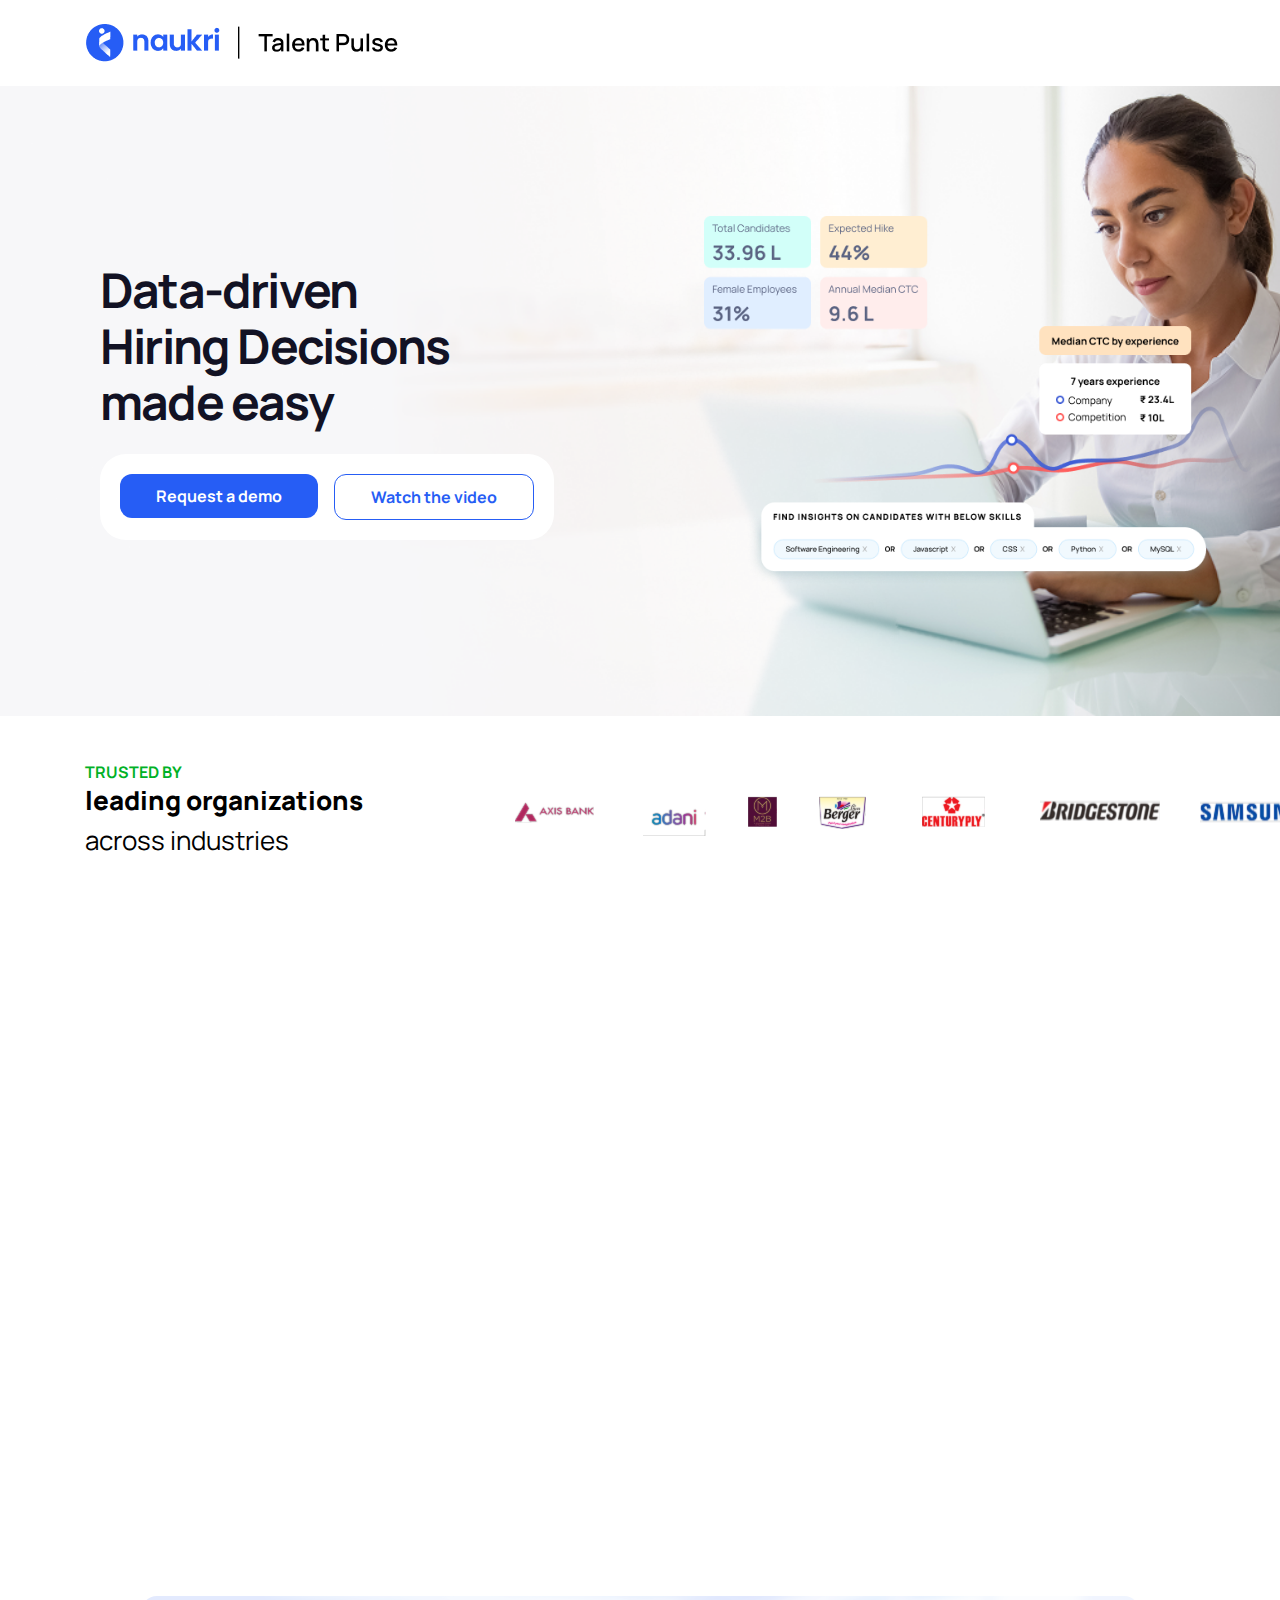
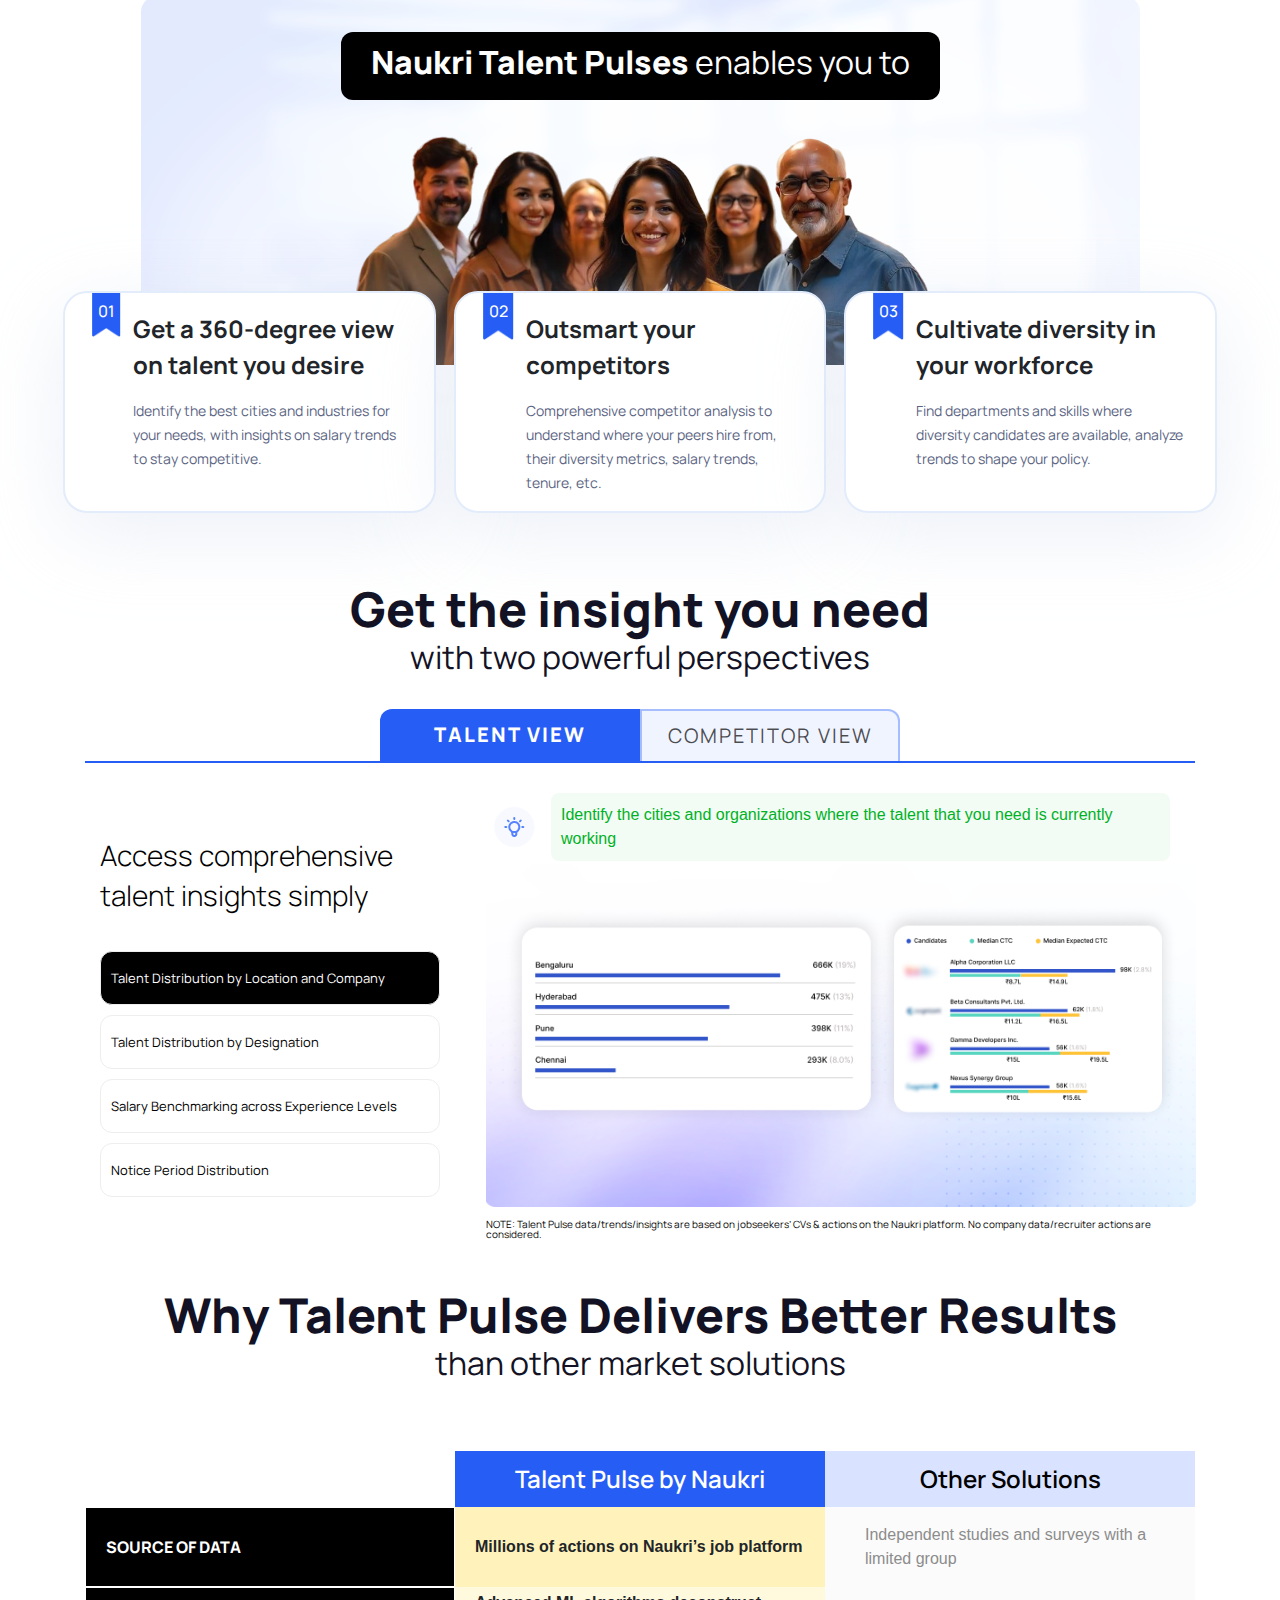
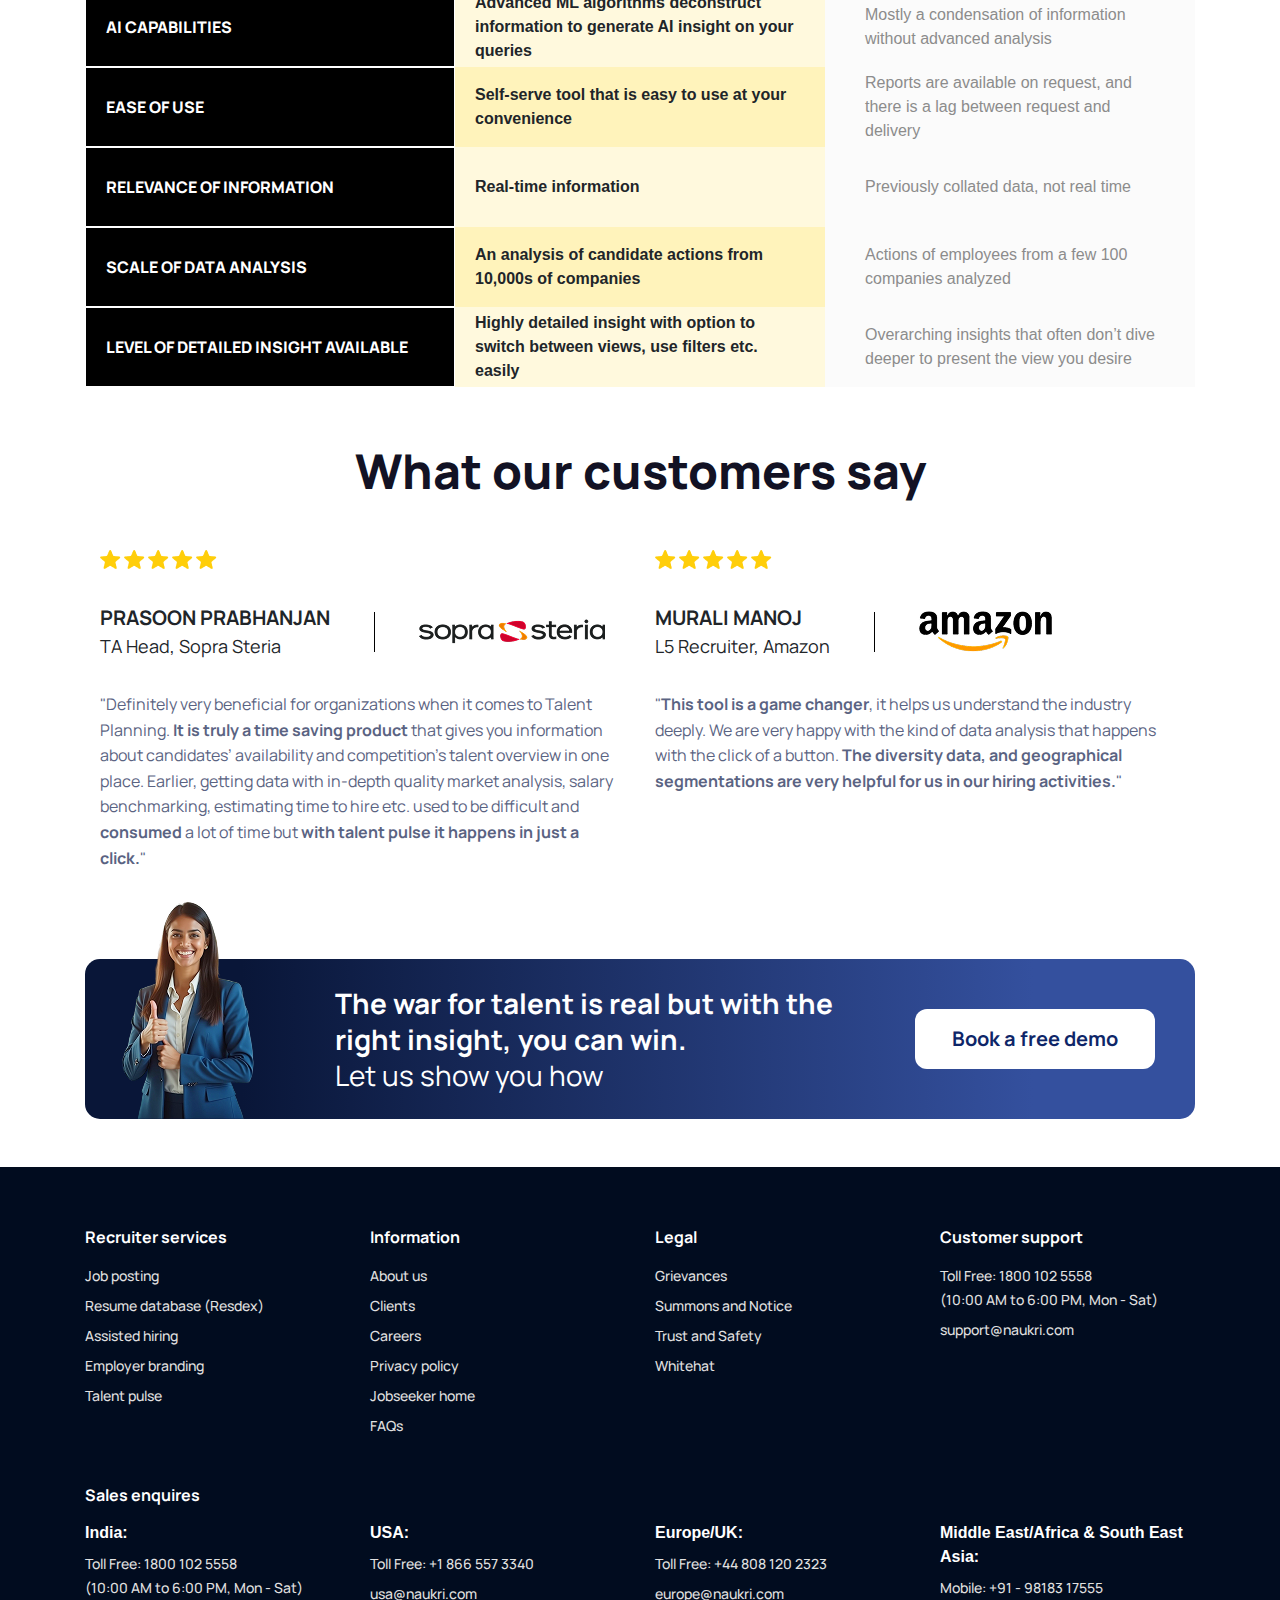
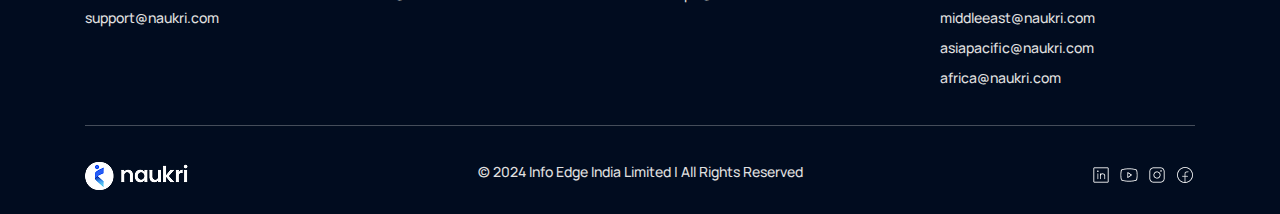
<file: index.html>
<!DOCTYPE html>
<html lang="en">

<head>
    <meta charset="UTF-8">
    <meta name="viewport" content="width=device-width, initial-scale=1.0">
    <title>Talent Plus: Recruiter Landing Page</title>
    <link rel="stylesheet" href="assets/style.css">

    <link rel="stylesheet" href="https://cdn.jsdelivr.net/npm/bootstrap@4.3.1/dist/css/bootstrap.min.css"
        integrity="sha384-ggOyR0iXCbMQv3Xipma34MD+dH/1fQ784/j6cY/iJTQUOhcWr7x9JvoRxT2MZw1T" crossorigin="anonymous">
</head>

<body>
    <nav class="navbar-native">
        <div class="container">
            <div class="site-logo"><img src="assets/images/naukri-talent-plus-logo.png"
                    alt="naukri-talent-plus-logo.png" /></div>
        </div>
    </nav>

    <header class="main-header">
        <div class="container">
            <div class="native-row">
                <div class="col-md-6 col-xs-12">
                    <div class="text-content">
                        <h2>Data-driven<br>
                            Hiring Decisions<br>
                            made easy
                        </h2>
                        <div class="button-row">
                            <a href="#"><button class="request-demo">Request a demo</button></a>
                            <a href="#"><button class="watch-video">Watch the video</button></a>
                        </div>
                    </div>
                </div>
                <div class="header-image">
                    <img src="assets/images/header-image-stats.png" alt="header-image-stats.png">
                </div>
            </div>
        </div>
    </header>

    <div class="clients-carousel">
        <div class="container">
                <div class="carousel-title desktop">
                    <p>TRUSTED BY</p>
                    <h3>leading organizations<br>
                    <span>across industries</span></h3>
                </div>
                <div class="carousel-title mobile">
                    <p>TRUSTED BY</p>
                    <h3>leading organizations
                    <span>across industries</span></h3>
                </div>
                <div class="logo-carousel">
                    <div class="carousel-track">
                        <img src="assets/images/client-logos/Frame 1618872328.png" alt="">
                        <img src="assets/images/client-logos/Frame 1618872327.png" alt="">
                        <img src="assets/images/client-logos/Frame 1618872326.png" alt="">
                        <img src="assets/images/client-logos/Frame 1618872325.png" alt="">
                        <img src="assets/images/client-logos/Frame 1618872208.png" alt="">
                        <img src="assets/images/client-logos/Frame 1618872207.png" alt="">
                        <img src="assets/images/client-logos/Frame 1618872206.png" alt="">
                        <img src="assets/images/client-logos/Frame 1618872205.png" alt="">
                        <img src="assets/images/client-logos/Frame 1618872204.png" alt="">
                        <img src="assets/images/client-logos/Frame 1618872203.png" alt="">
                        <img src="assets/images/client-logos/Frame 1618872202.png" alt="">
                        <img src="assets/images/client-logos/Frame 1618872201.png" alt="">
                        <img src="assets/images/client-logos/Frame 1618872200.png" alt="">
                        <img src="assets/images/client-logos/Frame 1618872199.png" alt="">
                        <img src="assets/images/client-logos/Frame 1618872198.png" alt="">
                        <!-- duplicating for smooth flow -->
                        <img src="assets/images/client-logos/Frame 1618872328.png" alt="">
                        <img src="assets/images/client-logos/Frame 1618872327.png" alt="">
                        <img src="assets/images/client-logos/Frame 1618872326.png" alt="">
                        <img src="assets/images/client-logos/Frame 1618872325.png" alt="">
                        <img src="assets/images/client-logos/Frame 1618872208.png" alt="">
                        <img src="assets/images/client-logos/Frame 1618872207.png" alt="">
                        <img src="assets/images/client-logos/Frame 1618872206.png" alt="">
                        <img src="assets/images/client-logos/Frame 1618872205.png" alt="">
                        <img src="assets/images/client-logos/Frame 1618872204.png" alt="">
                        <img src="assets/images/client-logos/Frame 1618872203.png" alt="">
                        <img src="assets/images/client-logos/Frame 1618872202.png" alt="">
                        <img src="assets/images/client-logos/Frame 1618872201.png" alt="">
                        <img src="assets/images/client-logos/Frame 1618872200.png" alt="">
                        <img src="assets/images/client-logos/Frame 1618872199.png" alt="">
                        <img src="assets/images/client-logos/Frame 1618872198.png" alt="">
                    </div>
                </div>
        </div>
        <!-- <div class="carousel-slider desktop">
            <img src="assets/images/carousel-slide.png" alt="carousel-slide.png">
        </div> -->
    </div>

    <div class="product-video">
        <div class="container">
            <iframe id="youtubeVideoFrame" width="100%" height="625px" src="https://www.youtube.com/embed/JbVbzPB6-rw?si=tS0EfzNL7usUaJMw?autoplay=1" title="Naukri Talent Pulse" frameborder="0" allow="accelerometer; autoplay; encrypted-media; gyroscope; picture-in-picture" allowfullscreen></iframe>
        </div>
    </div>

    <div class="product-features">
        <div class="container">
            <div class="mobile section-title">
                <h3>Naukri Talent Pulses <span> enables you to</span></h3>
            </div>
            <div class="wrapper">
                <div class="desktop section-title">
                    <h3>Naukri Talent Pulses <span> enables you to</span></h3>
                </div>
                <div class="feature-row">
                    <div class="col-xs-12 mobile feature-banner-image">
                        <img src="assets/images/feature-banner-image.png" alt="feature-banner-image.png">
                    </div>
                    <div class="col-md-4 col-xs-12 feature-card">
                        <div class="feature-tag">01</div>
                        <div class="feature-content">
                            <h4>Get a 360-degree view on talent you desire</h4>
                            <p>Identify the best cities and industries for your needs, with insights on salary trends to stay competitive.</p>
                        </div>
                    </div>
                    <div class="col-md-4 col-xs-12 feature-card">
                        <div class="feature-tag">02</div>
                        <div class="feature-content">
                            <h4>Outsmart your competitors</h4>
                            <p>Comprehensive competitor analysis to understand where your peers hire from, their diversity metrics, salary trends, tenure, etc.</p>
                        </div>
                    </div>
                    <div class="col-md-4 col-xs-12 feature-card">
                        <div class="feature-tag">03</div>
                        <div class="feature-content">
                            <h4>Cultivate diversity in your workforce</h4>
                            <p>Find departments and skills where diversity candidates are available, analyze trends to shape your policy.</p>
                        </div>
                    </div>
                </div>
            </div>
        </div>
    </div>

    <div class="product-insights">
        <div class="container">
            <div class="section-title">
                <h3>Get the insight you need</h3>
                <h5>with two powerful perspectives</h5>
            </div>
            <div class="tab-switch">
                <div class="toggle-container">
                    <button id="talentView" class="toggle-btn tv-btn active">TALENT VIEW</button>
                    <button id="competitorView" class="toggle-btn cv-btn">COMPETITOR VIEW</button>
                </div>
            </div>
            <div class="tab-content">
                <div class="col-md-4">
                    <div class="left-panel">
                        <h4 class="desktop" id="leftPanelHeading">Access comprehensive<br>
                            talent insights simply
                        </h4>
                        <h4 class="mobile">Access comprehensive
                            talent insights simply
                        </h4>
                        <ul id="leftPanelUL">
                            <li class="list-options active" data-key="0">Talent Distribution by Location and Company</li>
                            <li class="list-options" data-key="1">Talent Distribution by Designation</li>
                            <li class="list-options" data-key="2">Salary Benchmarking across Experience Levels</li>
                            <li class="list-options" data-key="3">Notice Period Distribution</li>
                        </ul>
                        
                        <!-- <select class="mobile" name="list-options-dd">
                            <option value="location">Talent Distribution by Location and Company</option>
                            <option value="Designation">Talent Distribution by Designation</option>
                            <option value="Salary">Salary Benchmarking across Experience Levels</option>
                            <option value="Notice">Notice Period Distribution</option>
                        </select> -->

                    </div>
                </div>
                <div class="col-md-8">
                    <div class="right-panel">
                        <div class="tip">
                            <img class="desktop" src="assets/images/idea-icon.png" alt="idea-icon.png">
                            <div class="tip-content">
                                <p id="descriptionText">Identify the cities and organizations where the talent that you need is currently working</p>
                            </div>
                        </div>
                        <div class="panel-img">
                            <img id="imageContainer" src="assets/images/talent-distribution-location.png" alt="talent-distribution-location.png">
                        </div>
                    </div>
                    <p class="caption">NOTE: Talent Pulse data/trends/insights are based on jobseekers’ CVs & actions on the Naukri platform. No company data/recruiter actions are considered.  </p>
                </div>
            </div>
        </div>
    </div>

    <div class="product-benefits desktop">
        <div class="container">
            <div class="section-title">
                <h3>Why Talent Pulse Delivers Better Results</h3>
                <h5>than other market solutions</h5>
            </div>
            <div class="benefits-content">
                <div class="col-md-4 headings">
                    <div class="table-title">
                        <h5>Talent Pulse by Naukri</h5>
                    </div>
                    <div class="table-content">
                        <p>SOURCE OF DATA</p>
                    </div>
                    <div class="table-content">
                        <p>AI CAPABILITIES</p>
                    </div>
                    <div class="table-content">
                        <p>EASE OF USE</p>
                    </div>
                    <div class="table-content">
                        <p>RELEVANCE OF INFORMATION</p>
                    </div>
                    <div class="table-content">
                        <p>SCALE OF DATA ANALYSIS</p>
                    </div>
                    <div class="table-content">
                        <p>LEVEL OF DETAILED INSIGHT AVAILABLE</p>
                    </div>
                </div>

                <div class="col-md-4 talent-plus">
                    <div class="table-title">
                        <h5>Talent Pulse by Naukri</h5>
                    </div>
                    <div class="table-content" style="background: #FFE05666;">
                        <p>Millions of actions on Naukri’s job platform</p>
                    </div>
                    <div class="table-content" style="background: #FFE05633;">
                        <p>Advanced ML algorithms deconstruct information
                            to generate AI insight on your queries</p>
                    </div>
                    <div class="table-content" style="background: #FFE05666;">
                        <p>Self-serve tool that is easy to use
                            at your convenience</p>
                    </div>
                    <div class="table-content" style="background: #FFE05633;">
                        <p>Real-time information</p>
                    </div>
                    <div class="table-content" style="background: #FFE05666;">
                        <p>An analysis of candidate actions from
                            10,000s of companies</p>
                    </div>
                    <div class="table-content" style="background: #FFE05633;">
                        <p>Highly detailed insight with option to switch
                            between views, use filters etc. easily</p>
                    </div>
                </div>

                <div class="col-md-4 other-solution">
                    <div class="table-title">
                        <h5>Other Solutions</h5>
                    </div>
                    <div class="table-content">
                        <p>Independent studies and surveys
                            with a limited group</p>
                    </div>
                    <div class="table-content">
                        <p>Mostly a condensation of information
                            without advanced analysis</p>
                    </div>
                    <div class="table-content">
                        <p>Reports are available on request, and
                            there is a lag between request and delivery</p>
                    </div>
                    <div class="table-content">
                        <p>Previously collated data, not real time</p>
                    </div>
                    <div class="table-content">
                        <p>Actions of employees from a few
                            100 companies analyzed</p>
                    </div>
                    <div class="table-content">
                        <p>Overarching insights that often don’t
                            dive deeper to present the view you desire</p>
                    </div>
                </div>

            </div>
        </div>
    </div>

    <div class="product-benefits mobile">
        <div class="container">
            <div class="wrapper">
                <div class="section-title">
                    <h3>Why Talent Pulse Delivers Better Results</h3>
                    <h5>than other market solutions</h5>
                </div>
                <div class="toggle-wrapper">
                    <button class="toggle-btn tv-benefits active">Talent Pulse</button>
                    <button class="toggle-btn other-benefits">Other Solutions</button>
                </div>
                <div class="benefits-content">
                    <div class="comparison-table">
                        <div class="table-row">
                            <p class="benefits-head">SOURCE OF DATA</p>
                            <div class="comparison-cell talent">
                                <img src="assets/images/green-check.png" alt="green-check">
                                <p>Millions of actions on Naukri’s job platform</p>
                            </div>
                            <div class="comparison-cell other">
                                <p>Independent studies and surveys with a limited group</p>
                            </div>
                        </div>
                        <div class="table-row">
                            <p class="benefits-head">AI CAPABILITIES</p>
                            <div class="comparison-cell talent">
                                <img src="assets/images/green-check.png" alt="green-check">
                                <p>Advanced ML algorithms deconstruct information to generate AI insight on your queries</p>
                            </div>
                            <div class="comparison-cell other">
                                <p>Mostly a condensation of information without advanced analysis</p>
                            </div>
                        </div>
                        <div class="table-row">
                            <p class="benefits-head">EASE OF USE</p>
                            <div class="comparison-cell talent">
                                <img src="assets/images/green-check.png" alt="green-check">
                                <p>Self-serve tool that is easy to use at your convenience</p>
                            </div>
                            <div class="comparison-cell other">
                                <p>Reports are available on request, and there is a lag between request and delivery</p>
                            </div>
                        </div>
                        <div class="table-row">
                            <p class="benefits-head">RELEVANCE OF INFORMATION</p>
                            <div class="comparison-cell talent">
                                <img src="assets/images/green-check.png" alt="green-check">
                                <p>Real-time information</p>
                            </div>
                            <div class="comparison-cell other">
                                <p>Previously collated data, not real-time</p>
                            </div>
                        </div>
                        <div class="table-row">
                            <p class="benefits-head">SCALE OF DATA ANALYSIS</p>
                            <div class="comparison-cell talent">
                                <img src="assets/images/green-check.png" alt="green-check">
                                <p>An analysis of candidate actions from 10,000s of companies</p>
                            </div>
                            <div class="comparison-cell other">
                                <p>Actions of employees from a few 100 companies analyzed</p>
                            </div>
                        </div>
                        <div class="table-row">
                            <p class="benefits-head">LEVEL OF DETAILED INSIGHT AVAILABLE</p>
                            <div class="comparison-cell talent">
                                <img src="assets/images/green-check.png" alt="green-check">
                                <p>Highly detailed insight with option to switch between views, use filters etc. easily</p>
                            </div>
                            <div class="comparison-cell other">
                                <p>Overarching insights that often don’t dive deeper to present the view you desire</p>
                            </div>
                        </div>
                    </div>
                </div>
            </div>
        </div>
    </div>

    <div class="product-testimonials">
        <div class="container">
            <div class="section-title">
                <h3>What our customers say</h3>
            </div>
            <div class="testimonials-content">
                <div class="carousel-native">
                    <div class="testimonial col-md-6 col-xs-12">
                        <div class="left">
                            <div class="rating">
                                <img src="assets/images/stars.png" alt="stars.png">
                            </div>
                            <div class="client-details">
                                <div class="client-name">
                                    <h5>PRASOON PRABHANJAN</h5>
                                    <h6>TA Head, Sopra Steria</h6>
                                </div>
                                <span class="divider"></span>
                                <div class="client-logo"><img src="./assets/images/sopra-steria-logo.png" alt="sopra-steria-logo.png"></div>
                            </div>    
                            <div class="testimonials-body">
                                <p>"Definitely very beneficial for organizations when it comes to Talent Planning.<span> It is truly a time saving product </span>that gives you information about candidates’ availability and competition’s talent overview in one place. Earlier, getting data with in-depth quality market analysis, salary benchmarking, estimating time to hire etc. used to be difficult and <span>consumed</span> a lot of time but <span>with talent pulse it happens in just a click.</span>"</p>
                            </div>                    
                        </div>
                    </div>
    
                    <div class="testimonial col-md-6 col-xs-12">
                        <div class="right">
                            <div class="rating">
                                <img src="assets/images/stars.png" alt="stars.png">
                            </div>
                            <div class="client-details">
                                <div class="client-name">
                                    <h5>MURALI MANOJ</h5>
                                    <h6>L5 Recruiter, Amazon</h6>
                                </div>
                                <span class="divider"></span>
                                <div class="client-logo"><img src="./assets/images/amazon-logo.png" alt="amazon-logo.png"></div>
                            </div>    
                            <div class="testimonials-body">
                                <p>"<span>This tool is a game changer</span>, it helps us understand the industry deeply. We are very happy with the kind of data analysis that happens with the click of a button. <span>The diversity data, and geographical segmentations are very helpful for us in our hiring activities.</span>"</p>
                            </div>                    
                        </div>
                    </div>
    
                </div>
            </div>
        </div>
    </div>

    <div class="call-to-action-banner">
        <div class="container">
            <div class="banner-bg">
                <div class="banner-girl">
                    <img src="assets/images/banner-girl.png" alt="banner-girl.png">
                    <img style="display: none;" src="assets/images/background-blue-blur.png" alt="background-blue-blur.png">
                </div>
                <div class="banner-wrapper">
                    <div class="banner-head">
                        <h5>The war for talent is real but with
                            the right insight, you can win.<br>
                            <span>Let us show you how</span></h5>
                    </div>
                    <div class="banner-btn">
                        <a href="#">
                            <button>Book a free demo</button>
                        </a>
                    </div>
                </div>
            </div>
        </div>
    </div>

    <footer class="footer">
        <div class="container">
            <div class="row desktop">
                <div class="col-md-3">
                    <h6>Recruiter services</h6>
                    <ul>
                        <li><a href="#">Job posting</a></li>
                        <li><a href="#">Resume database (Resdex)</a></li>
                        <li><a href="#">Assisted hiring</a></li>
                        <li><a href="#">Employer branding</a></li>
                        <li><a href="#">Talent pulse</a></li>
                    </ul>
                </div>
                <div class="col-md-3">
                    <h6>Information</h6>
                    <ul>
                        <li><a href="#">About us</a></li>
                        <li><a href="#">Clients</a></li>
                        <li><a href="#">Careers</a></li>
                        <li><a href="#">Privacy policy</a></li>
                        <li><a href="#">Jobseeker home</a></li>
                        <li><a href="#">FAQs</a></li>
                    </ul>
                </div>
                <div class="col-md-3">
                    <h6>Legal</h6>
                    <ul>
                        <li><a href="#">Grievances</a></li>
                        <li><a href="#">Summons and Notice</a></li>
                        <li><a href="#">Trust and Safety</a></li>
                        <li><a href="#">Whitehat</a></li>
                    </ul>
                </div>
                <div class="col-md-3">
                    <h6>Customer support</h6>
                    <ul>
                        <li><a href="tel:18001025558">Toll Free: 1800 102 5558 <br>(10:00 AM to 6:00 PM, Mon - Sat)</a></li>
                        <li><a href="mailto:support@naukri.com">support@naukri.com</a></li>
                    </ul>
                </div>
            </div>
            <div class="row">
                <div class="col-md-12"><h6 class="sales-enquires-header">Sales enquires</h6></div>
            </div>
            <div class="row add-gap">
                <div class="col-md-3">
                    <ul>
                        <li class="li-head">India:</li>
                        <li><a href="tel:18001025558">Toll Free: 1800 102 5558 <br>(10:00 AM to 6:00 PM, Mon - Sat)</a></li>
                        <li><a href="mailto:support@naukri.com">support@naukri.com</a></li>
                    </ul>
                </div>
                <div class="col-md-3">
                    <ul>
                        <li class="li-head">USA:</li>
                        <li><a href="tel:+18665573340">Toll Free: +1 866 557 3340</a></li>
                        <li><a href="mailto:usa@naukri.com">usa@naukri.com</a></li>
                    </ul>
                </div>
                <div class="col-md-3">
                    <ul>
                        <li class="li-head">Europe/UK:</li>
                        <li><a href="tel:+448081202323">Toll Free: +44 808 120 2323</a></li>
                        <li><a href="mailto:europe@naukri.com">europe@naukri.com</a></li>
                    </ul>
                </div>
                <div class="col-md-3">
                    <ul>
                        <li class="li-head">Middle East/Africa & South East Asia:</li>
                        <li><a href="tel:+919818317555">Mobile: +91 - 98183 17555</a></li>
                        <li><a href="mailto:middleeast@naukri.com">middleeast@naukri.com</a></li>
                        <li><a href="mailto:asiapacific@naukri.com">asiapacific@naukri.com</a></li>
                        <li><a href="mailto:africa@naukri.com">africa@naukri.com</a></li>
                    </ul>
                </div>
                <div class="container mobile">
                    <a class="footer-anchor" href="#">
                        <button class="footer-btn">Contact Us</button>
                    </a>
                </div>
            </div>
            <hr>
            <div class="row">
                <div class="col-md-2 desktop">
                    <img src="assets/images/footer-site-logo.png" alt="footer-site-logo.png">
                </div>
                <div class="col-md-8">
                    <p class="copyright">© 2024 Info Edge India Limited | All Rights Reserved</p>
                </div>
                <div class="col-md-2 social-links-div desktop">
                    <div class="social-links">
                        <a href="#"><img src="assets/images/footer-linkedin.png" alt="footer-linkedin.png"></a>
                        <a href="#"><img src="assets/images/footer-youtube.png" alt="footer-youtube.png"></a>
                        <a href="#"><img src="assets/images/footer-instagram.png" alt="footer-instagram.png"></a>
                        <a href="#"><img src="assets/images/footer-facebook.png" alt="footer-facebook.png"></a>
                    </div>
                </div>
            </div>
        </div>
    </footer>

    <!-- scripts -->
    <script>
        if (/Android|webOS|iPhone|iPad|iPod|BlackBerry/i.test(navigator.userAgent)) {
                let isMobile = true
                document.getElementById('youtubeVideoFrame').setAttribute('height', '240px')
            }
    </script>
    <script src="https://code.jquery.com/jquery-3.3.1.slim.min.js"
        integrity="sha384-q8i/X+965DzO0rT7abK41JStQIAqVgRVzpbzo5smXKp4YfRvH+8abtTE1Pi6jizo"
        crossorigin="anonymous"></script>
    <script src="https://cdn.jsdelivr.net/npm/popper.js@1.14.7/dist/umd/popper.min.js"
        integrity="sha384-UO2eT0CpHqdSJQ6hJty5KVphtPhzWj9WO1clHTMGa3JDZwrnQq4sF86dIHNDz0W1"
        crossorigin="anonymous"></script>
    <script src="https://cdn.jsdelivr.net/npm/bootstrap@4.3.1/dist/js/bootstrap.min.js"
        integrity="sha384-JjSmVgyd0p3pXB1rRibZUAYoIIy6OrQ6VrjIEaFf/nJGzIxFDsf4x0xIM+B07jRM"
        crossorigin="anonymous"></script>
    <script src="assets/script.js"></script>
    <script src="assets/testimonial-carousel.js"></script>
    <script src="assets/features.js"></script>
</body>

</html>
</file>
<file: assets/style.css>
@import url('https://fonts.googleapis.com/css2?family=Manrope:wght@200..800&display=swap');

* {
    margin: 0;
    padding: 0;
    box-sizing: border-box;
}

p {
    font-size: 16px;
}

h5 {
    font-size: 24px;
}

.mobile {
    display: none;
}

.navbar-native {
    padding: 24px 0px;
}

.section-title {
    color: #121224;
}

.main-header {
    position: relative;
    display: flex;
    align-items: center;
    height: 70dvh;
    background-image: url('images/header-background.png');
    background-size: cover;
    background-position: center;
    background-repeat: no-repeat;
}

.native-row {
    display: flex;
    align-items: center;
}

.native-row .text-content {
    display: flex;
    flex-direction: column;
    width: max-content;
    gap: 24px;
}

.main-header .native-row .button-row {
    background: rgba(255, 255, 255, 1);
    padding: 20px;
    border-radius: 26px;
    gap: 16px;
    display: flex;
    width: max-content;
}

.main-header .native-row h2 {
    margin: 0px;
    font-family: Manrope;
    font-weight: 700;
    font-size: 48px;
    line-height: 56px;
    letter-spacing: -1.8px;
    vertical-align: middle;
    color: #121224;
}

.main-header .button-row button {
    padding: 12px 36px;
    font-family: Manrope;
    font-weight: 700;
    font-size: 16px;
    line-height: 20px;
    letter-spacing: 0%;
    text-align: center;
    vertical-align: middle;
    border-radius: 12px;
}

.main-header .request-demo {
    border: none;
    color: #fff;
    background: rgba(38, 93, 245, 1);
}

.main-header .watch-video {
    color: rgba(38, 93, 245, 1);
    background: #fff;
    border: 1px solid rgba(38, 93, 245, 1)
}

.main-header .header-image {
    position: absolute;
    width: 45%;
    top: 0px;
    /* background: red; */
    right: 0px;
    bottom: 0px;
    margin: auto;
    display: flex;
    align-items: center;
}

.main-header .header-image img {
    width: 100%;
}

.clients-carousel {
    margin: 48px 0px;
    position: relative;
    display: flex;
    flex-direction: row;
}

.carousel-title {
    width: max-content;
}

.carousel-title p {
    margin: 0px;
    font-family: Manrope;
    font-weight: 700;
    font-size: 16px;
    line-height: 100%;
    letter-spacing: 10%;
    text-align: left;
    text-transform: uppercase;
    color: rgba(0, 177, 38, 1);
}

.carousel-title h3 {
    font-family: Manrope;
    font-weight: 800;
    font-size: 26px;
    line-height: 40px;
    letter-spacing: 0%;
    color: #000;
}

.carousel-title h3 span {
    font-family: Manrope;
    font-weight: 400;
    font-size: 26px;
    line-height: 40px;
    letter-spacing: 0%;
    color: #000;
}

.carousel-slider {
    width: 62%;
    position: absolute;
    right: 0px;
    display: flex;
    align-items: flex-end;
    height: 100%;
}

.carousel-slider img {
    width: 100%;
}

.carousel-slider img {
    margin-top: 16px;
    height: 100%;
    width: auto;
}
.logo-carousel {
    width: 60%;
    overflow: hidden;
    background: white;
    padding: 20px 0;
    white-space: nowrap;
    position: absolute;
    right: 0px;
    top: 0px;
    bottom: 0px;
    margin: auto;
    height: max-content;
}

.carousel-track {
    display: flex;
    gap: 40px;
    animation: scroll 15s linear infinite;
}

.carousel-track img {
    width: 120px;
    height: auto;
}

@keyframes scroll {
    from { transform: translateX(0); }
    to { transform: translateX(-100%); }
}

.product-features {
    margin: 48px 0px;
}

.product-features .wrapper {
    border-radius: 16px;
    width: 90%;
    margin: 0px auto;
    position: relative;
    padding: 36px 0px;
    height: 369px;
    background-image: url('images/features-banner.png');
    background-size: cover;
    background-position: center;
    background-repeat: no-repeat;
    display: flex;
    flex-direction: column;
    align-items: center;
}

.product-features .section-title {
    width: max-content;
    border-radius: 12px;
    padding-top: 10px;
    padding-right: 30px;
    padding-bottom: 10px;
    padding-left: 30px;
    background-color: #000;
}

.product-features .section-title h3 {
    font-family: Manrope;
    font-weight: 800;
    font-size: 32px;
    line-height: 40px;
    letter-spacing: 0%;
    vertical-align: middle;
    color: #fff;
}

.product-features .section-title h3 span {
    font-family: Manrope;
    font-weight: 400;
    font-size: 32px;
    line-height: 40px;
    letter-spacing: 0%;
}

.feature-row {
    width: 112%;
    display: flex;
    justify-content: space-between;
    position: absolute;
    bottom: -40%;
    gap: 18px;
    display: flex;
    justify-content: center;
}

.feature-card {
    display: flex;
    gap: 12px;
    background-color: #FFFFFF;
    border-radius: 24px;
    border: 2px solid #E3ECFB;
    box-shadow: 0px 20px 80px 0px #CFDAEC66;
}

.feature-card .feature-tag {
    background-image: url('images/feature-badge.png');
    background-size: contain;
    background-position: top;
    background-repeat: no-repeat;
    padding: 6px;
    margin-left: 12px;
    color: #fff;
    font-family: Manrope;
    font-weight: 500;
    letter-spacing: 0%;

}

.feature-content {
    padding-top: 18px;
    padding-bottom: 16px;
    margin-right: 12px;
    display: flex;
    flex-direction: column;
    gap: 16px;
}

.feature-content h4 {
    margin: 0px;
    font-family: Manrope;
    font-weight: 700;
    font-size: 24px;
    line-height: 36px;
    letter-spacing: 0%;
}

.feature-content p {
    margin: 0px;
    font-family: Manrope;
    font-weight: 400;
    font-size: 14px;
    line-height: 24px;
    letter-spacing: 0%;
    color: #5A6382;

}

.product-insights {
    margin-top: 224px;
    display: flex;
    justify-content: center;
}

.product-insights .section-title {
    display: flex;
    flex-direction: column;
    align-items: center;
}

.product-insights .section-title h3 {
    font-family: Manrope;
    font-weight: 800;
    font-size: 48px;
    line-height: 40px;
    letter-spacing: 0%;
    vertical-align: middle;
}

.product-insights .section-title h5 {
    font-family: Manrope;
    font-weight: 400;
    font-size: 32px;
    line-height: 40px;
    letter-spacing: 0%;
    text-align: center;
    vertical-align: middle;
}

.tab-switch {
    margin: 24px 0px 0px;
    display: flex;
    justify-content: center;
    border-bottom: 2px solid #265DF5
}

.tab-switch .toggle-container {
    display: flex;
    gap: 0px;
}

.tab-switch .toggle-btn {
    margin: 0px;
    width: 260px;
    height: 52px;
    border: 2px solid #A6BDFF;
    border-bottom: none;
    background: #D9E3FF66;
    font-family: Manrope;
    font-weight: 400;
    font-size: 20px;
    line-height: 20px;
    letter-spacing: 2px;
    text-align: center;
    vertical-align: middle;
    color: rgba(0,0,0,.7);
}

.tab-switch .active {
    color: #fff;
    font-family: Manrope;
    font-weight: 800;
    border: none;
    background: #265DF5;
    cursor: unset;
}

.tv-btn {
    border-top-left-radius: 12px;
}

.cv-btn {
    border-top-right-radius: 12px;
}

.tab-content {
    height: 420px;
    display: flex;
    gap: 16px;
    margin: 24px 0px;
}

.tab-content h4 {
    margin-bottom: 36px;
    color: #000;
    font-family: Manrope;
    font-weight: 300;
    font-size: 28px;
    line-height: 40px;
    letter-spacing: 0%;
    vertical-align: middle;
}

.tab-content .left-panel {
    margin-top: 48px;
}

.tab-content .left-panel ul {
    margin: 0px;
    list-style: none;
    display: flex;
    flex-direction: column;
    gap: 10px;
}

.tab-content .left-panel ul li {
    cursor: pointer;
    /* height: 52px; */
    border-width: 1.2px;
    padding: 16px 10px;
    border-radius: 12px;
    border: 1.2px solid #EEEEEE;
    font-family: Manrope;
    font-weight: 400;
    font-size: 13px;
    line-height: 20px;
    letter-spacing: 0%;
    text-align: left;
    vertical-align: middle;
    color: #000000;
}

.tab-content .left-panel ul .active {
    background: #000000;
    color: #fff;
}

.tab-content .left-panel ul .active:hover {
    background: #000000;
    color: #fff;
    cursor: unset;
}

.tab-content .left-panel ul li:hover {
    background-color: #e9e9e9;
}

.tab-content .right-panel {
    padding: 16px 8px;
    width: 100%;
    height: 100%;
    background-image: url('images/right-panel-bg.png');
    background-size: cover;
    background-repeat: no-repeat;
    background-position: bottom center;

    position: relative;
    display: flex;
    flex-direction: column;
    /* height: 100%; */
    /* background: blue; */
    justify-content: center;
}

.tab-content .tip {
    position: absolute;
    top: 6px;
    display: flex;
    align-items: center;
    gap: 16px;
}

.tab-content .tip-content {
    width: 90%;
    padding: 10px;
    border-radius: 8px;
    background: #00C82B0D;
}

.tab-content .tip-content p {
    color: #00B126;
    margin: 0px;
}

.tab-content .right-panel .panel-img {
    display: flex;
    align-items: center;
    justify-content: center;
    margin-top: 36px;
}

.tab-content .right-panel .panel-img img {
    height: 90%;
}

.tab-content .caption {
    margin: 12px 0px;
    font-family: Manrope;
    font-weight: 400;
    font-size: 10px;
    line-height: 100%;
    letter-spacing: 0%;
    color: #000;
}

.benefits-content {
    display: flex;
    justify-content: center;
}

.product-benefits {
    margin: 64px 0px;
}

.product-benefits .section-title {
    display: flex;
    flex-direction: column;
    align-items: center;
    margin-bottom: 60px;
}

.product-benefits .section-title h3 {
    font-family: Manrope;
    font-weight: 800;
    font-size: 48px;
    line-height: 40px;
    letter-spacing: 0%;
    vertical-align: middle;
}

.product-benefits .section-title h5 {
    font-family: Manrope;
    font-weight: 400;
    font-size: 32px;
    line-height: 40px;
    letter-spacing: 0%;
    text-align: center;
    vertical-align: middle;
}

.product-benefits .headings,
.product-benefits .talent-plus,
.product-benefits .other-solution {
    padding: 0px;
}

.product-benefits .headings .table-title,
.product-benefits .talent-plus .table-title,
.product-benefits .other-solution .table-title {
    display: flex;
    align-items: center;
    justify-content: center;
    height: 56px;
    border-width: 1px;
    padding: 10px;
}

.product-benefits .headings .table-title h5,
.product-benefits .talent-plus .table-title h5,
.product-benefits .other-solution .table-title h5{
    margin: 0px;
    font-family: Manrope;
    font-weight: 600;
    font-size: 24px;
    line-height: 20px;
    letter-spacing: 0%;
    vertical-align: middle;
    text-align: center;
}

.headings .table-content p,
.talent-plus .table-content p,
.other-solution .table-content p {
    margin: 0px;
}


.headings .table-content,
.talent-plus .table-content,
.other-solution .table-content {
    display: flex;
    align-items: center;
    /* width: 338; */
    height: 80px;
    border-width: 1px;
    padding: 10px 20px;
}

.talent-plus .table-title {
    background: #265DF5;
}

.talent-plus .table-title h5 {
    color: #fff;
}

.talent-plus .table-content p {
    font-weight: 600;
}

.headings .table-title {
    background: #ffffff;
}

.headings .table-title h5 {
    color: #fff;
}

.headings .table-content {
    background: #000000;
    border: 1px solid #FFFFFF
}

.headings .table-content p {
    color: #fff;
    margin: 0px;
    font-family: Manrope;
    font-weight: 800;
    font-size: 16px;
    line-height: 20px;
    letter-spacing: 0%;
    vertical-align: middle;
}

.other-solution .table-title {
    background: #D9E3FF;
}

.other-solution .table-title h5 {
    color: #000000;
}

.other-solution .table-content p {
    color: #8C8C8C;
}

.other-solution .table-content {
    background: #FBFBFB;
    padding: 10px 40px;
}

.product-testimonials .section-title {
    margin-bottom: 56px;
}

.product-testimonials .section-title h3{
    font-family: Manrope;
    font-weight: 800;
    font-size: 48px;
    line-height: 40px;
    letter-spacing: 0%;
    text-align: center;
    vertical-align: middle;
    color: #121224;
}

.testimonials-content,
.carousel-native {
    display: flex;
    justify-content: space-between;
}

.product-testimonials .left,
.product-testimonials .right {
    display: flex;
    flex-direction: column;
    gap: 32px;
}

.client-details {
    display: flex;
    /* background: rebeccapurple; */
    justify-content: flex-start;
    align-items: center;
}

.client-name h5 {
    margin: 0px;
    font-family: Manrope;
    font-weight: 700;
    font-size: 20px;
    line-height: 150%;
    letter-spacing: 0%;
}

.client-name h6 {
    margin: 0px;
    font-family: Manrope;
    font-weight: 400;
    font-size: 18px;
    line-height: 150%;
    letter-spacing: 0%;
}

.client-details .divider {
    width: 1px;
    height: 40px;
    background: #000;
    margin: 0px 44px;
}

.product-testimonials .testimonials-body p{
    font-family: Manrope;
    font-weight: 400;
    font-size: 16px;
    line-height: 160%;
    letter-spacing: 0%;
    color: #5A6382;
}

.product-testimonials .testimonials-body p span {
    font-family: Manrope;
    font-weight: 700;
    font-size: 16px;
    line-height: 160%;
    letter-spacing: 0%;
}

.call-to-action-banner .banner-bg {
    margin: 72px 0px 48px;
    background: linear-gradient(269.99deg, #34509E 14.61%, #091638 85.92%);
    display: flex;
    align-items: center;
    border-radius: 15px;
    gap: 18px;
}

.banner-girl {
    position: relative;
    height: 160px;
    width: 21%;
}

.banner-girl img {
    position: absolute;
    bottom: 0px;
}

.banner-wrapper {
    display: flex;
    justify-content: space-evenly;
}

.banner-head {
    width: 60%;
}

.banner-head h5 {
    margin: 0px;
    color: #FFFFFF;
    font-family: Manrope;
    font-weight: 700;
    font-size: 28px;
    line-height: 36px;
    letter-spacing: 0%;
}

.banner-head h5 span {
    font-family: Manrope;
    font-weight: 400;
    font-size: 28px;
    line-height: 36px;
    letter-spacing: 0%;
}

.banner-btn {
    display: flex;
    justify-content: center;
    align-items: center;
}

/* .banner-btn a {
    margin-left: 40px;
} */

.banner-btn button {
    border: none;
    height: 60px;
    width: 240px;
    font-family: Manrope;
    font-weight: 700;
    font-size: 20px;
    line-height: 20px;
    letter-spacing: 0%;
    text-align: center;
    vertical-align: middle;
    border-radius: 12px;
    background-color: #fff;
    color: #0E2668;
}

footer {
    padding: 60px 0px 24px;
    color: #fff;
    background: #010C1F;
}

footer h6 {
    margin: 0px 0px 16px;
    font-family: Manrope;
    font-weight: 700;
    font-size: 16px;
    line-height: 20px;
    letter-spacing: 0px;
    vertical-align: middle;
}

footer .sales-enquires-header {
    margin-top: 48px;
}

footer ul {
    list-style: none;
    margin: 0px;
    display: flex;
    flex-direction: column;
    gap: 6px;
}

footer ul li a {
    color: #E1E1E1;
    text-decoration: none;
    font-family: Manrope;
    font-weight: 500;
    font-size: 14px;
    line-height: 20px;
    letter-spacing: 0px;
    vertical-align: middle;
}

footer ul li a:hover {
    color: #2962c5;
    text-decoration: none;
}

footer ul .li-head {
    font-weight: 700;
}

footer hr {
    margin: 36px 0px;
    filter: opacity(.3);
    background: #fff;
}

footer .copyright {
    text-align: center;
    margin: 0px;
    font-family: Manrope;
    font-weight: 500;
    font-size: 14px;
    line-height: 20px;
    letter-spacing: 0px;
    vertical-align: middle;
    color: #E1E1E1;
}

.footer .social-links-div {
    justify-content: flex-end;
    display: flex;
}

.footer .social-links {
    display: flex;
    gap: 8px;
}

/* Media Query */
@media only screen and (max-width: 425px) {
    .mobile {
        display: block!important;
    }
    .desktop {
        display: none!important;
    }
    .navbar-native {
        padding: 16px 0px;
    }
    .site-logo img {
        width: 60%;
    }
    .main-header {
        height: 60dvh;
        background-image: url(images/header-background-mobile.png);
        background-size: contain;
        background-position: top;
    }
    .header-image {
        display: none!important;
    }
    .native-row {
        position: absolute;
        left: 0;
        right: 0;
        margin: auto;
    }
    .main-header .native-row h2 {
        font-family: Manrope;
        font-weight: 700;
        font-size: 36px;
        line-height: 44px;
        letter-spacing: -1.8px;
        text-align: center;
        vertical-align: middle;
    }
    .native-row .text-content {
        width: 100%;
        gap: 0px;
    }
    .main-header .native-row .button-row {
        flex-direction: column;
        width: 100%;
    }
    .main-header .button-row button {
        width: 100%;
    }

    .clients-carousel {
        margin: 48px 0px 36px;
        flex-direction: column;
    }
    .carousel-title {
        width: 100%;
    }
    .carousel-title p,
    .carousel-title h3,
    .carousel-title h3 span {
        text-align: center;
    }
    .carousel-slider {
        position: unset;
        width: 100%;
    }
    .carousel-slider img {
        margin-top: 16px;
        height: 100%;
        width: auto;
    }
    .logo-carousel {
        width: 100%;
        overflow: hidden;
        background: white;
        padding: 20px 0;
        position: relative;
        white-space: nowrap;
    }

    .carousel-track {
        display: flex;
        gap: 40px;
        animation: scroll 15s linear infinite;
    }

    .carousel-track img {
        width: 120px;
        height: auto;
    }

    @keyframes scroll {
        from { transform: translateX(0); }
        to { transform: translateX(-100%); }
    }

    .feature-row {
        flex-direction: column;
        position: unset;
    }
    .product-features .wrapper {
        height: auto;
        background-image: url('images/feature-section-bg.png');
    }
    .product-features .section-title {
        width: 100%;
        background-color: unset;
    }
    .product-features .section-title h3 {
        font-size: 28px;
        color: #000;
        text-align: center;
    }

    .product-insights {
        margin: 0px;
    }
    .product-insights .section-title h3 {
        font-size: 28px;
        margin: 0px;
    }
    .product-insights .section-title h5 {
        font-size: 20px;
        margin: 0px;
    }
    .tab-switch {
        border-bottom: none;
    }
    .tab-switch .toggle-btn {
        font-size: 16px;
        width: 180px;
        border-bottom: 2px solid #A6BDFF;
    }
    .tv-btn {
        border-top-left-radius: 12px;
        border-bottom-left-radius: 12px;
    }
    .cv-btn {
        border-top-right-radius: 12px;
        border-bottom-right-radius: 12px;
    }
    .product-benefits .wrapper {
        gap: 24px;
        border-radius: 16px;
        padding: 30px;
        background: #22201F;
        text-align: center;
    }
    .product-benefits .section-title h3 {
        font-size: 28px;
        color: #fff;
        margin: 0px;
    }
    .product-benefits .section-title h5 {
        font-size: 20px;
        color: #fff;
        margin: 0px;
    }
    .product-benefits .toggle-wrapper {
        background: #4E4C4C;
        border-radius: 8px;
        padding: 10px;
        display: flex;
        justify-content: center;
    }
    .product-benefits .toggle-btn {
        font-family: Manrope;
        font-weight: 700;
        font-size: 16px;
        line-height: 100%;
        letter-spacing: 0%;
        background: none;
        border: none;
        border-radius: 8px;
        padding: 12px;
        border-width: 2px;
    }
    .product-benefits .tv-benefits {
        color: #fff;
    }
    .product-benefits .other-benefits {
        color: #B5B5B5;
    }
    .product-benefits .active {
        background-color: #2F2B2A;
        border: 2px solid;
        border-radius: 8px;
        border-image-source: linear-gradient(180deg, #817E7E 0%, #1B1A1A 100%);
            -moz-border-image: -moz-linear-gradient(180deg, #817E7E 0%, #1B1A1A 100%);
            -webkit-border-image: -webkit-linear-gradient(180deg, #817E7E 0%, #1B1A1A 100%);
            border-image: linear-gradient(180deg, #817E7E 0%, #1B1A1A 100%);
        border-image-slice: 2;
            -webkit-border-image-slice: 2;
    }
    .headings .table-content {
        padding: 0px;
        background-color: unset;
        border: none;
    }
    .headings .table-content p {
        text-align: left;
        font-size: 13px;
    }
    .talent-plus .table-content {
        padding: 0px;
    }
    .talent-plus .table-content p {
        text-align: left;
        font-weight: 400;
        font-size: 14px;
        color: rgba(255, 255, 255, 1);
    }
    .benefits-head {
        width: 40%;
        color: #fff;
        margin: 0px;
        text-align: left;
    }
    .comparison-cell img {
        margin: 0% 5%;
    }
    .benefits-content .table-row {
        padding: 16px 0px;
        display: flex;
        align-items: center;
        border-bottom: 1px solid #686664;
    }
    .comparison-cell {
        width: 60%;
        font-weight: 400!important;
        display: flex;
        align-items: center;
    }
    .benefits-content .talent p,
    .benefits-content .other p,
    .benefits-content .benefits-head p {
        margin: 0px;
        color: #fff;
        text-align: left;
    }
    .benefits-content .other p {
        color: #8C8C8C!important;
    }
    .benefits-content .other {
        padding-left: 5%;
        display: none;
    }

    .product-testimonials .section-title {
        margin-bottom: 24px;
    }
    .product-testimonials .left,
    .product-testimonials .right {
        flex-direction: column-reverse;
        gap: 10px;
        width: 300px;
        border-radius: 24px;
        border: 1px solid rgba(235, 234, 245, 1);
        padding: 30px 24px;
    }
    .product-testimonials .section-title h3 {
        font-size: 28px;
    }
    .client-details .client-logo,
    .client-details .divider,
    .testimonials-content .rating{
        display: none;
    }
    .product-testimonials .testimonials-body p {
        font-size: 14px;
    }
    .testimonials-content {
        position: relative;
        overflow: hidden;
    }
    .carousel-native {
        display: flex;
        transition: transform 0.5s ease-in-out;
    }
    .testimonial { 
        min-width: 100%;
        padding: 0px 24px;
        border-radius: 24px;
    }
    .client-name h5 {
        font-size: 16px;
    }
    .client-name h6 {
        font-size: 17px;
    }

    .call-to-action-banner .banner-bg {
        margin-top: 48px;
        gap: 0px;
        padding: 8px 20px 8px 0px;
    }
    .banner-girl {
        position: unset;
        width: 50%;
        height: auto;
    }
    .banner-girl img {
        position: unset;
    }
    .banner-wrapper {
        flex-direction: column;
        width: 50%;
    }
    .banner-head {
        width: auto;
    }
    .banner-head h5,
    .banner-head h5 span {
        line-height: 28px;
        font-size: 20px;
        text-align: left;
    }
    .banner-btn {
        width: 100%;
    }
    .banner-btn button {
        font-size: 14px;
        width: auto;
        padding: 12px 16px;
    }
    footer {
        padding: 0 0px 24px;
    }
    .add-gap {
        gap: 24px;
    }
    .footer-anchor {
        width: 100%;
    }
    .footer-btn {
        width: 100%;
        background-color: #265DF5;
        border: none;
        color: #fff;
        border-radius: 10px;
        padding: 16px 10px;
        font-family: Manrope;
        font-weight: 700;
        font-size: 18px;
        line-height: 20px;
        letter-spacing: 0px;
        vertical-align: middle;
    }
    .carousel-title h3,
    .carousel-title h3 span {
        font-size: 20px;
        color: #3E3E3E;
    }

    .tab-content {
        flex-direction: column;
        height: auto;
    }
    .tab-content h4 {
        font-family: Manrope;
        font-weight: 700;
        font-size: 16px;
        line-height: 28px;
        letter-spacing: 0%;
        text-align: center;
        vertical-align: middle;
        color: rgba(38, 93, 245, 1);
    }
    .tab-content .left-panel {
        margin: 0px;
    }
    .tab-content .tip {
        justify-content: center; 
    }
    .tab-content .tip-content p {
        font-size: 14px;
        text-align: center;
    }
    .tab-content .right-panel .panel-img img {
        width: 100%;
        height: auto;
    }
    .product-testimonials {
        margin-top: 48px;
    }
  }

  @media only screen and (min-width: 820px) and (max-width: 1024px) {
    .main-header {
        background-size: contain;
        height: max-content;
        background-position: right;
        padding: 48px 0px;
    }
    .feature-row {
        bottom: -80%;
    }
    .product-insights {
        margin-top: 345px;
    }
    .tab-content .right-panel .panel-img img {
        height: auto;
        width: 100%;
    }
    .product-benefits {
        margin: 155px 0px;
    }
    .product-benefits .section-title h3 {
        text-align: center;
    }
    .client-logo img {
        width: 100%;
    }
    .banner-head h5,
    .banner-head h5 span {
        font-size: 16px;
    }
    .banner-head {
        width: 30%;
    }
  }
</file>
